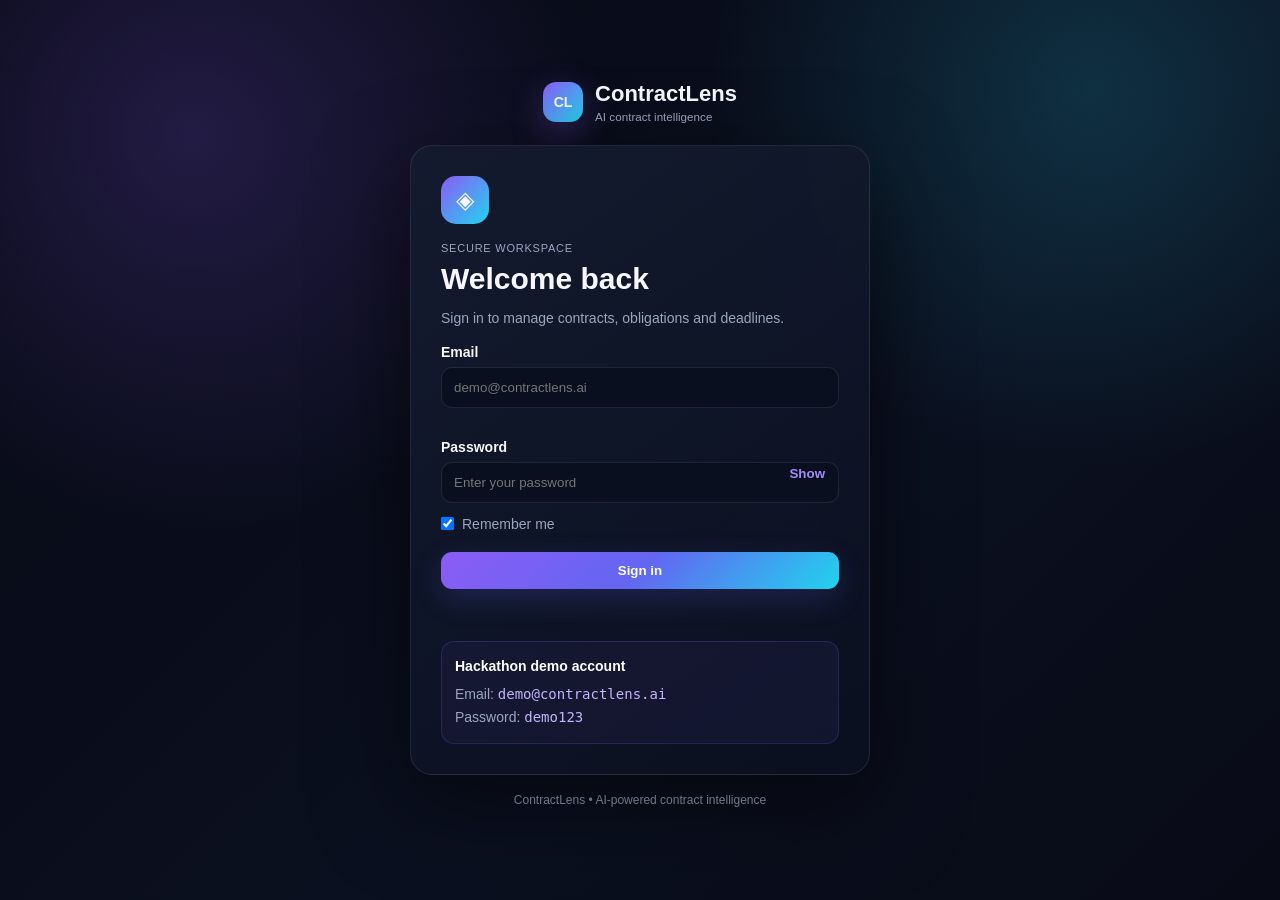
<file: frontend/pages/login.html>
<!doctype html>
<html lang="en">
<head>
<meta charset="utf-8">
<meta name="viewport" content="width=device-width,initial-scale=1">
<title>Login • ContractLens</title>
<link rel="stylesheet" href="../css/style.css">
</head>
<body class="login-page">
<div class="login-shell">
  <div class="login-brand">
    <div class="logo">CL</div>
    <div>
      <b>ContractLens</b>
      <small>AI contract intelligence</small>
    </div>
  </div>

  <div class="login-card">
    <div class="login-icon">◈</div>
    <div class="kpi">SECURE WORKSPACE</div>
    <h1>Welcome back</h1>
    <p class="muted">Sign in to manage contracts, obligations and deadlines.</p>

    <form id="loginForm">
      <label>Email</label>
      <input id="email" type="email" placeholder="demo@contractlens.ai" autocomplete="email" required>

      <label>Password</label>
      <div class="password-wrap">
        <input id="password" type="password" placeholder="Enter your password" autocomplete="current-password" required>
        <button type="button" id="togglePassword" class="password-toggle">Show</button>
      </div>

      <div class="login-row">
        <label class="remember">
          <input id="remember" type="checkbox" checked>
          <span>Remember me</span>
        </label>
      </div>

      <button class="btn login-btn" type="submit">Sign in</button>
      <div id="loginError" class="login-error"></div>
    </form>

    <div class="demo-box">
      <b>Hackathon demo account</b>
      <div>Email: <code>demo@contractlens.ai</code></div>
      <div>Password: <code>demo123</code></div>
    </div>
  </div>

  <p class="login-footer">ContractLens • AI-powered contract intelligence</p>
</div>

<script src="../js/auth.js"></script>
<script>
if (Auth.isLoggedIn()) location.replace("/pages/dashboard.html");

document.getElementById("togglePassword").onclick = () => {
  const input = document.getElementById("password");
  const button = document.getElementById("togglePassword");
  input.type = input.type === "password" ? "text" : "password";
  button.textContent = input.type === "password" ? "Show" : "Hide";
};

document.getElementById("loginForm").addEventListener("submit", (event) => {
  event.preventDefault();
  const email = document.getElementById("email").value.trim().toLowerCase();
  const password = document.getElementById("password").value;
  const remember = document.getElementById("remember").checked;
  const error = document.getElementById("loginError");

  const result = Auth.login(email, password, remember);
  if (!result.ok) {
    error.textContent = result.message;
    return;
  }
  location.replace("/pages/dashboard.html");
});
</script>
</body>
</html>
</file>
<file: frontend/css/style.css>
:root{--bg:#070914;--panel:rgba(18,25,45,.78);--text:#f7f8ff;--muted:#9aa6c0;--line:rgba(255,255,255,.09);--purple:#8b5cf6;--cyan:#22d3ee;--green:#34d399;--amber:#fbbf24;--red:#fb7185}*{box-sizing:border-box}body{margin:0;color:var(--text);font:14px Inter,Segoe UI,Arial;background:radial-gradient(circle at 10% 10%,#35205b55,transparent 28%),radial-gradient(circle at 90% 0%,#0e749055,transparent 25%),linear-gradient(135deg,#070914,#0b1020 60%,#080b16);min-height:100vh}a{text-decoration:none;color:inherit}.app{display:flex;min-height:100vh}.sidebar{width:245px;position:fixed;inset:0 auto 0 0;padding:22px 15px;background:#050812bb;backdrop-filter:blur(20px);border-right:1px solid var(--line)}.brand{display:flex;gap:11px;align-items:center;padding:8px 10px 25px}.logo{width:40px;height:40px;border-radius:13px;display:grid;place-items:center;font-weight:900;background:linear-gradient(135deg,var(--purple),var(--cyan));box-shadow:0 10px 35px #8b5cf655}.brand b{font-size:18px}.brand small{display:block;color:var(--muted);margin-top:3px}.nav{display:grid;gap:6px}.nav a{padding:12px 14px;border-radius:12px;color:var(--muted);border:1px solid transparent}.nav a:hover,.nav a.active{color:#fff;background:linear-gradient(90deg,#8b5cf622,#22d3ee0a);border-color:#8b5cf633}.main{margin-left:245px;width:calc(100% - 245px);padding:28px;max-width:1500px}.topbar{display:flex;justify-content:space-between;gap:20px;align-items:center;margin-bottom:22px}.title h1{margin:0;font-size:30px}.title p{margin:6px 0;color:var(--muted)}.card{background:linear-gradient(145deg,#141c30d4,#0b1020cc);border:1px solid var(--line);border-radius:18px;padding:20px;box-shadow:0 20px 60px #00000055;backdrop-filter:blur(18px)}.hero{background:linear-gradient(120deg,#8b5cf633,#22d3ee18,#141c30aa)}.grid{display:grid;gap:16px}.stats{grid-template-columns:repeat(4,1fr)}.two{grid-template-columns:1.35fr .85fr}.three{grid-template-columns:repeat(3,1fr)}.cards{display:grid;grid-template-columns:repeat(auto-fill,minmax(260px,1fr));gap:15px}.value{font-size:30px;font-weight:800;margin-top:8px}.muted,.label,.kpi{color:var(--muted)}.kpi{font-size:11px;text-transform:uppercase;letter-spacing:.07em}.gradient-text{background:linear-gradient(90deg,#fff,var(--cyan),#c4b5fd);-webkit-background-clip:text;color:transparent}.btn{display:inline-block;border:0;color:#fff;background:linear-gradient(135deg,var(--purple),#6366f1,var(--cyan));padding:11px 16px;border-radius:11px;font-weight:800;cursor:pointer;box-shadow:0 10px 30px #6366f133}.btn.secondary{background:#ffffff0b;border:1px solid var(--line);box-shadow:none}.table{width:100%;border-collapse:collapse}.table th,.table td{padding:12px 9px;text-align:left;border-bottom:1px solid var(--line)}.table th{color:var(--muted);font-size:11px;text-transform:uppercase}.badge{display:inline-block;padding:5px 9px;border-radius:999px;font-size:11px;font-weight:800}.high{color:#fda4af;background:#fb71851a}.medium{color:#fcd34d;background:#fbbf241a}.low{color:#6ee7b7;background:#34d3991a}.contract-card{cursor:pointer;transition:.2s}.contract-card:hover{transform:translateY(-3px);border-color:#22d3ee44}input,textarea,select{width:100%;background:#090f1e;color:#fff;border:1px solid var(--line);border-radius:11px;padding:12px;margin:7px 0 13px}textarea{min-height:170px;resize:vertical}.drop{padding:35px;text-align:center;border:1px dashed #8b5cf666;border-radius:16px;background:#8b5cf60a}.source{border-left:3px solid var(--cyan);padding:11px 14px;margin:10px 0;background:#22d3ee08}.notice{padding:12px;border-radius:12px;background:#fbbf2410;border:1px solid #fbbf2433;color:#fde68a}.timeline{border-left:2px solid #8b5cf655;padding-left:22px;margin-left:8px}.event{position:relative;padding-bottom:24px}.event:before{content:"";position:absolute;left:-29px;top:4px;width:10px;height:10px;border-radius:50%;background:linear-gradient(135deg,var(--purple),var(--cyan));box-shadow:0 0 0 5px #8b5cf61a}@media(max-width:900px){.app{display:block}.sidebar{position:static;width:100%;height:auto}.nav{display:flex;overflow:auto}.main{margin:0;width:100%;padding:18px}.stats,.two,.three{grid-template-columns:1fr}}

/* Authentication */
.login-page{display:grid;place-items:center;padding:28px;background:
radial-gradient(circle at 15% 15%,#8b5cf633,transparent 30%),
radial-gradient(circle at 85% 10%,#22d3ee2b,transparent 28%),
linear-gradient(135deg,#070914,#0b1020 60%,#080b16)}
.login-shell{width:min(460px,100%)}
.login-brand{display:flex;justify-content:center;align-items:center;gap:12px;margin-bottom:22px}
.login-brand b{font-size:22px}
.login-brand small{display:block;color:var(--muted);margin-top:3px}
.login-card{padding:30px;border:1px solid var(--line);border-radius:22px;background:linear-gradient(145deg,#141c30e8,#0b1020e8);box-shadow:0 30px 90px #0008;backdrop-filter:blur(20px)}
.login-icon{width:48px;height:48px;display:grid;place-items:center;border-radius:15px;background:linear-gradient(135deg,var(--purple),var(--cyan));font-size:24px;margin-bottom:18px}
.login-card h1{margin:8px 0 6px;font-size:30px}
.login-card label{display:block;font-weight:700;margin-top:18px}
.password-wrap{position:relative}
.password-wrap input{padding-right:70px}
.password-toggle{position:absolute;right:8px;top:10px;background:transparent;border:0;color:#a78bfa;cursor:pointer;font-weight:700}
.login-row{display:flex;justify-content:space-between;align-items:center;margin:0 0 10px}
.remember{display:flex!important;gap:8px;align-items:center;font-weight:500!important;margin:0!important;color:var(--muted)}
.remember input{width:auto;margin:0}
.login-btn{width:100%;margin-top:10px}
.login-error{min-height:20px;margin-top:12px;color:#fda4af;font-size:13px}
.demo-box{margin-top:20px;padding:13px;border-radius:13px;background:#8b5cf610;border:1px solid #8b5cf633;color:var(--muted);line-height:1.7}
.demo-box b{color:#fff;display:block;margin-bottom:4px}
.demo-box code{color:#c4b5fd}
.login-footer{text-align:center;color:var(--muted);font-size:12px;margin-top:18px}

/* User / logout */
.top-actions{display:flex;align-items:center;gap:12px}
.top-user{display:flex;align-items:center;gap:8px;color:var(--muted);font-size:12px}
.sidebar-user{position:absolute;left:15px;right:15px;bottom:18px;padding:12px;border:1px solid var(--line);border-radius:14px;background:#ffffff06;display:flex;align-items:center;gap:9px}
.avatar{width:34px;height:34px;border-radius:11px;display:grid;place-items:center;background:linear-gradient(135deg,var(--purple),var(--cyan));font-weight:900}
.user-meta{min-width:0;flex:1}
.user-meta b,.user-meta small{display:block;overflow:hidden;text-overflow:ellipsis;white-space:nowrap}
.user-meta small{color:var(--muted);font-size:10px;margin-top:2px}
.logout-icon{border:0;background:transparent;color:var(--muted);font-size:20px;cursor:pointer}
.logout-icon:hover{color:#fff}

/* Upload processing */
.upload-processing{display:none;align-items:center;gap:14px;margin-top:16px;padding:16px 18px;border-radius:14px;background:#ffffff05;border:1px solid #ffffff12}
.upload-processing.active{display:flex}
.processing-spinner{width:30px;height:30px;border:3px solid #ffffff22;border-top-color:var(--purple);border-right-color:var(--cyan);border-radius:50%;animation:contractlens-spin .8s linear infinite;flex-shrink:0}
.processing-content{flex:1}
.processing-title{font-weight:800;margin-bottom:5px}
.processing-status{font-size:13px;color:var(--muted)}
.processing-dots:after{content:"";animation:contractlens-dots 1.4s infinite}
.processing-track{height:6px;border-radius:99px;background:#ffffff12;margin-top:12px;overflow:hidden}
.processing-bar{height:100%;width:5%;border-radius:99px;background:linear-gradient(90deg,var(--purple),var(--cyan));transition:width .4s ease}
.processing-failed{border-color:#fb718555;background:#fb71850a}
.processing-failed .processing-spinner{border-top-color:var(--red);animation:none}
@keyframes contractlens-spin{to{transform:rotate(360deg)}}
@keyframes contractlens-dots{0%{content:""}25%{content:"."}50%{content:".."}75%{content:"..."}100%{content:""}}

@media(max-width:900px){
  .sidebar-user{position:static;margin-top:18px}
  .top-actions{flex-wrap:wrap}
  .top-user span{display:none}
}
</file>
